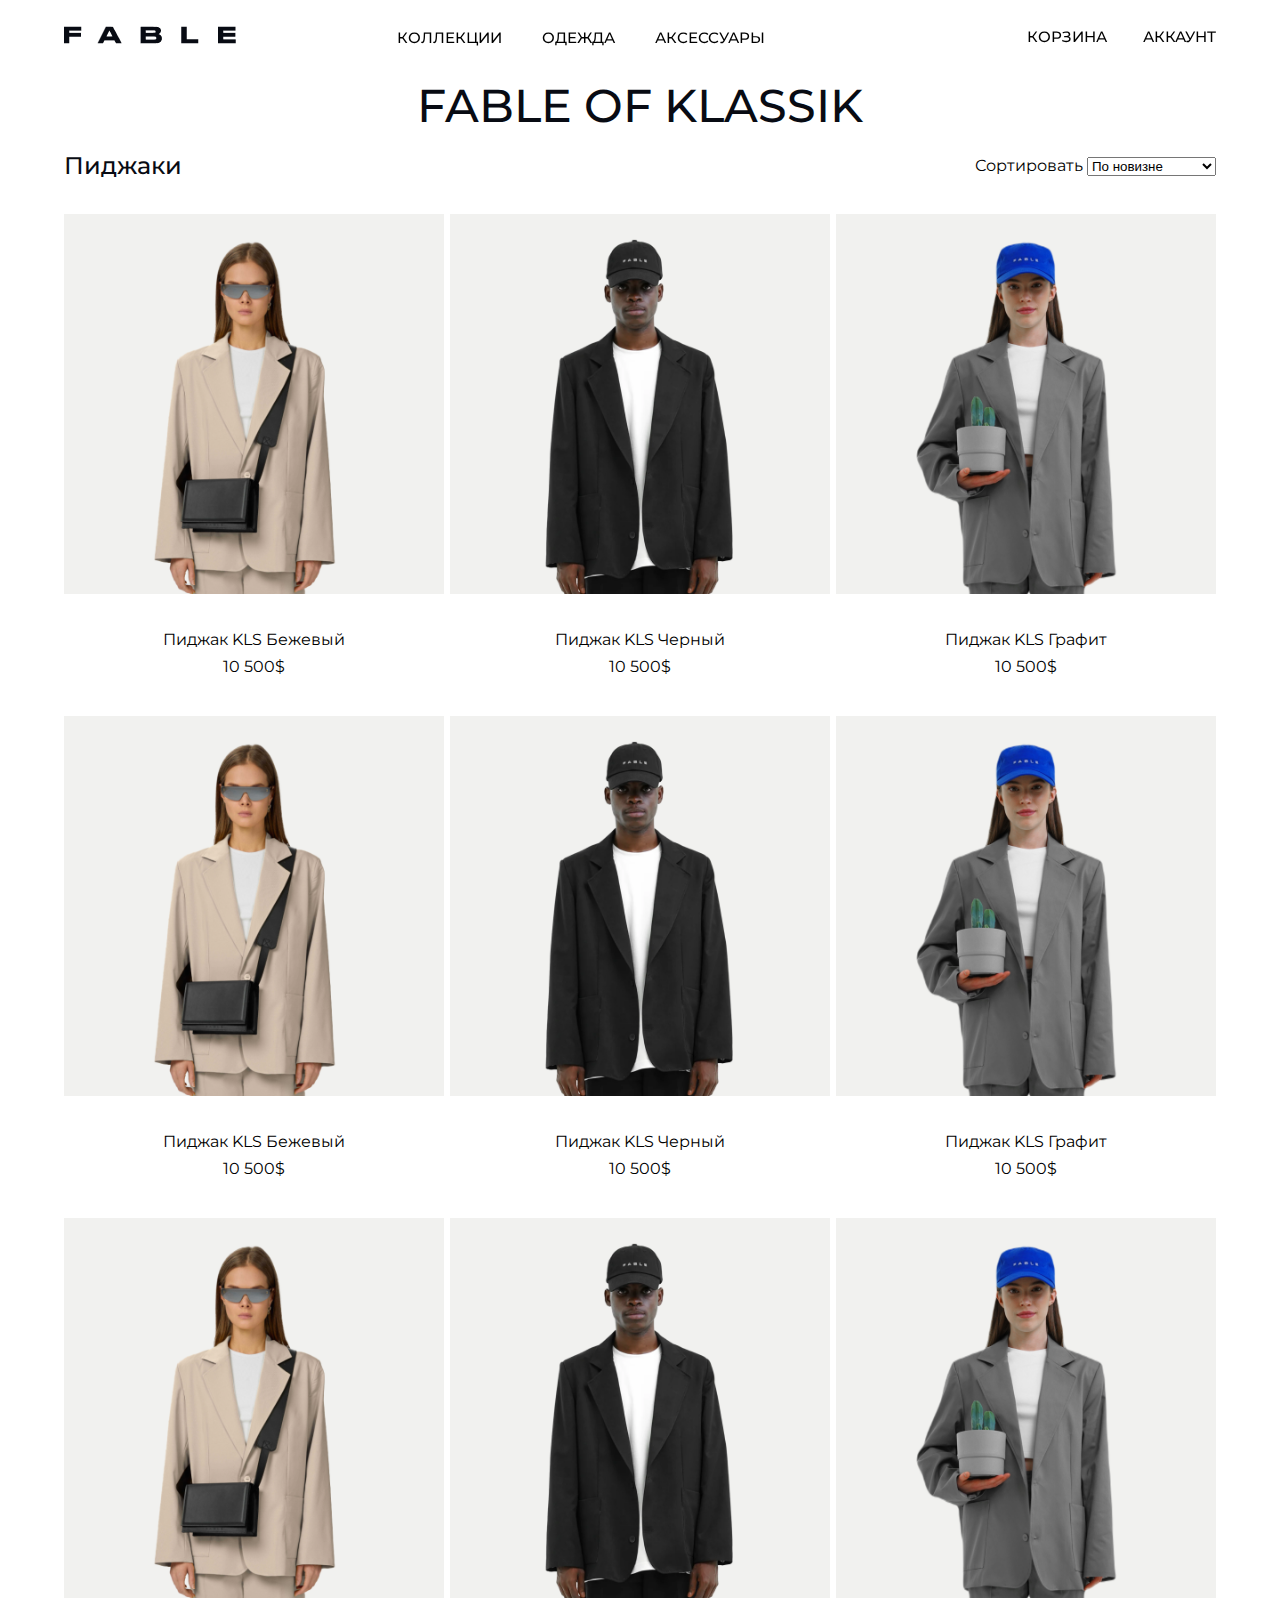
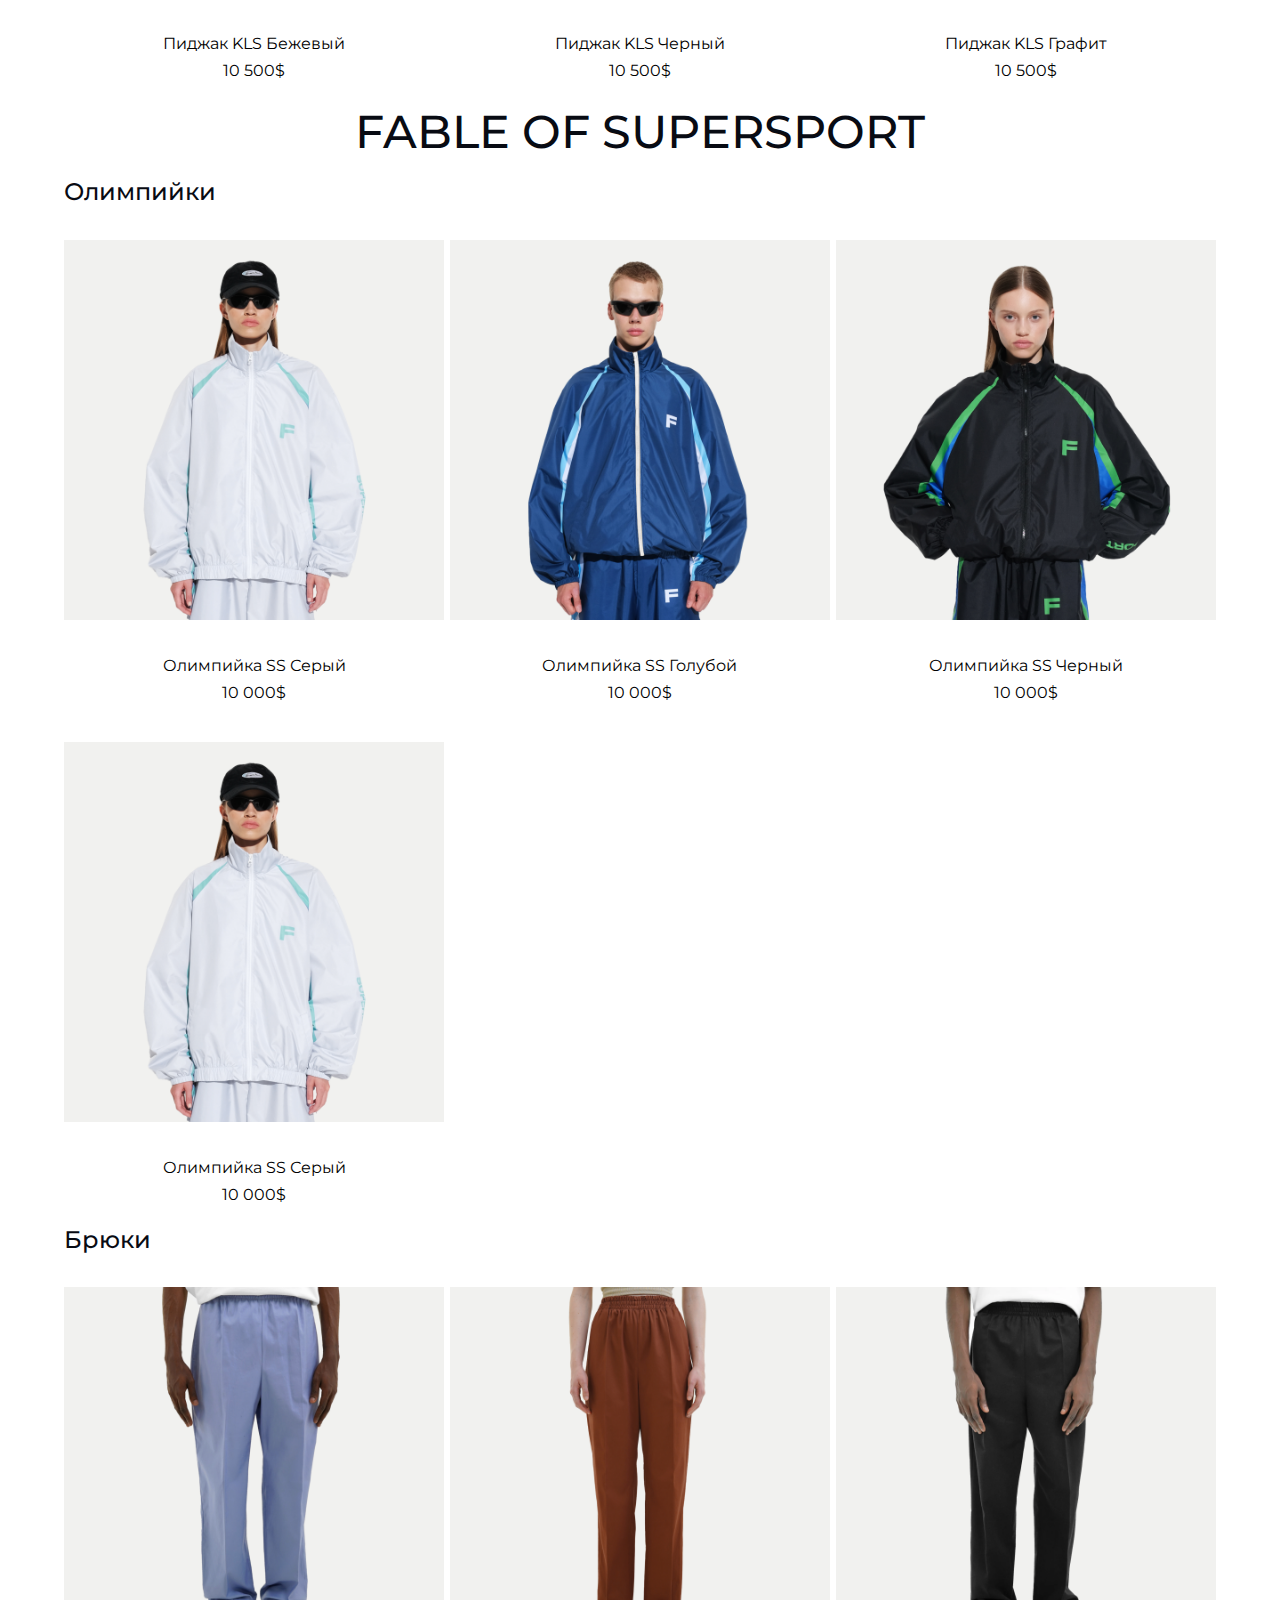
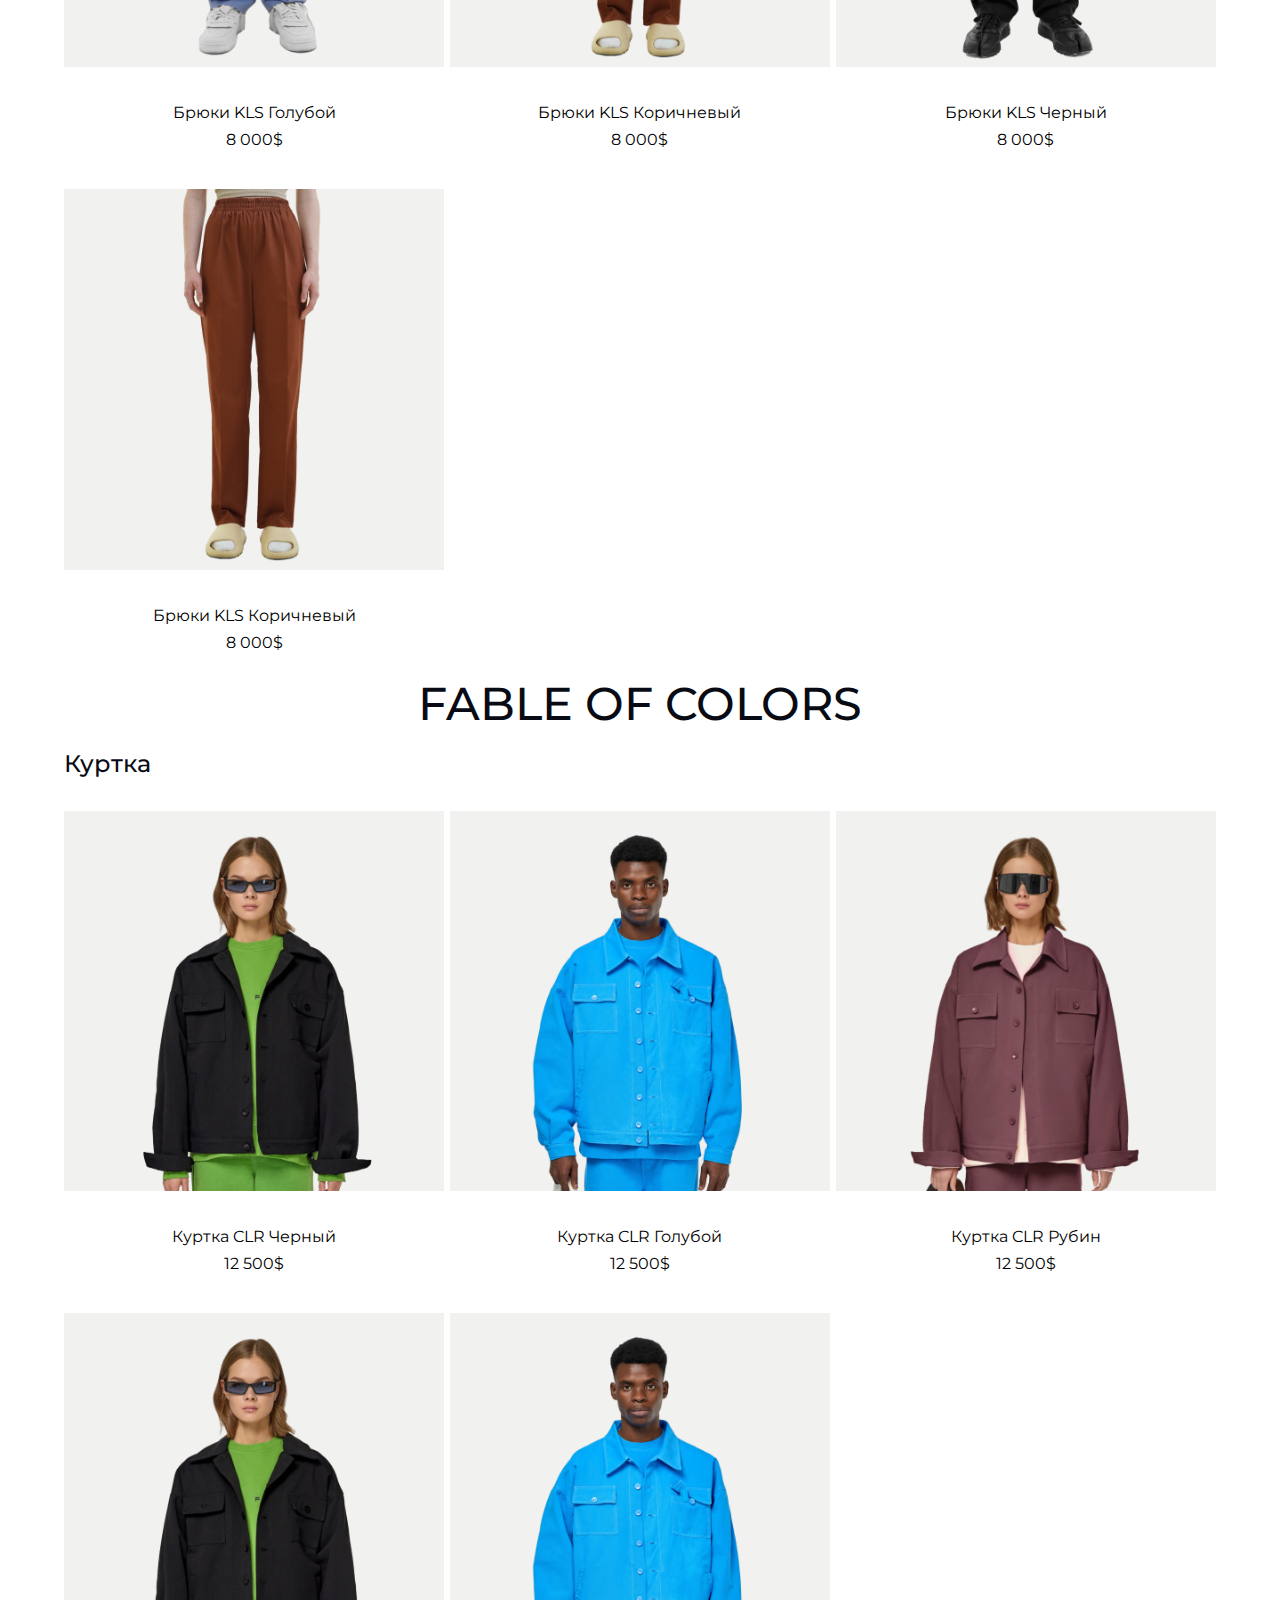
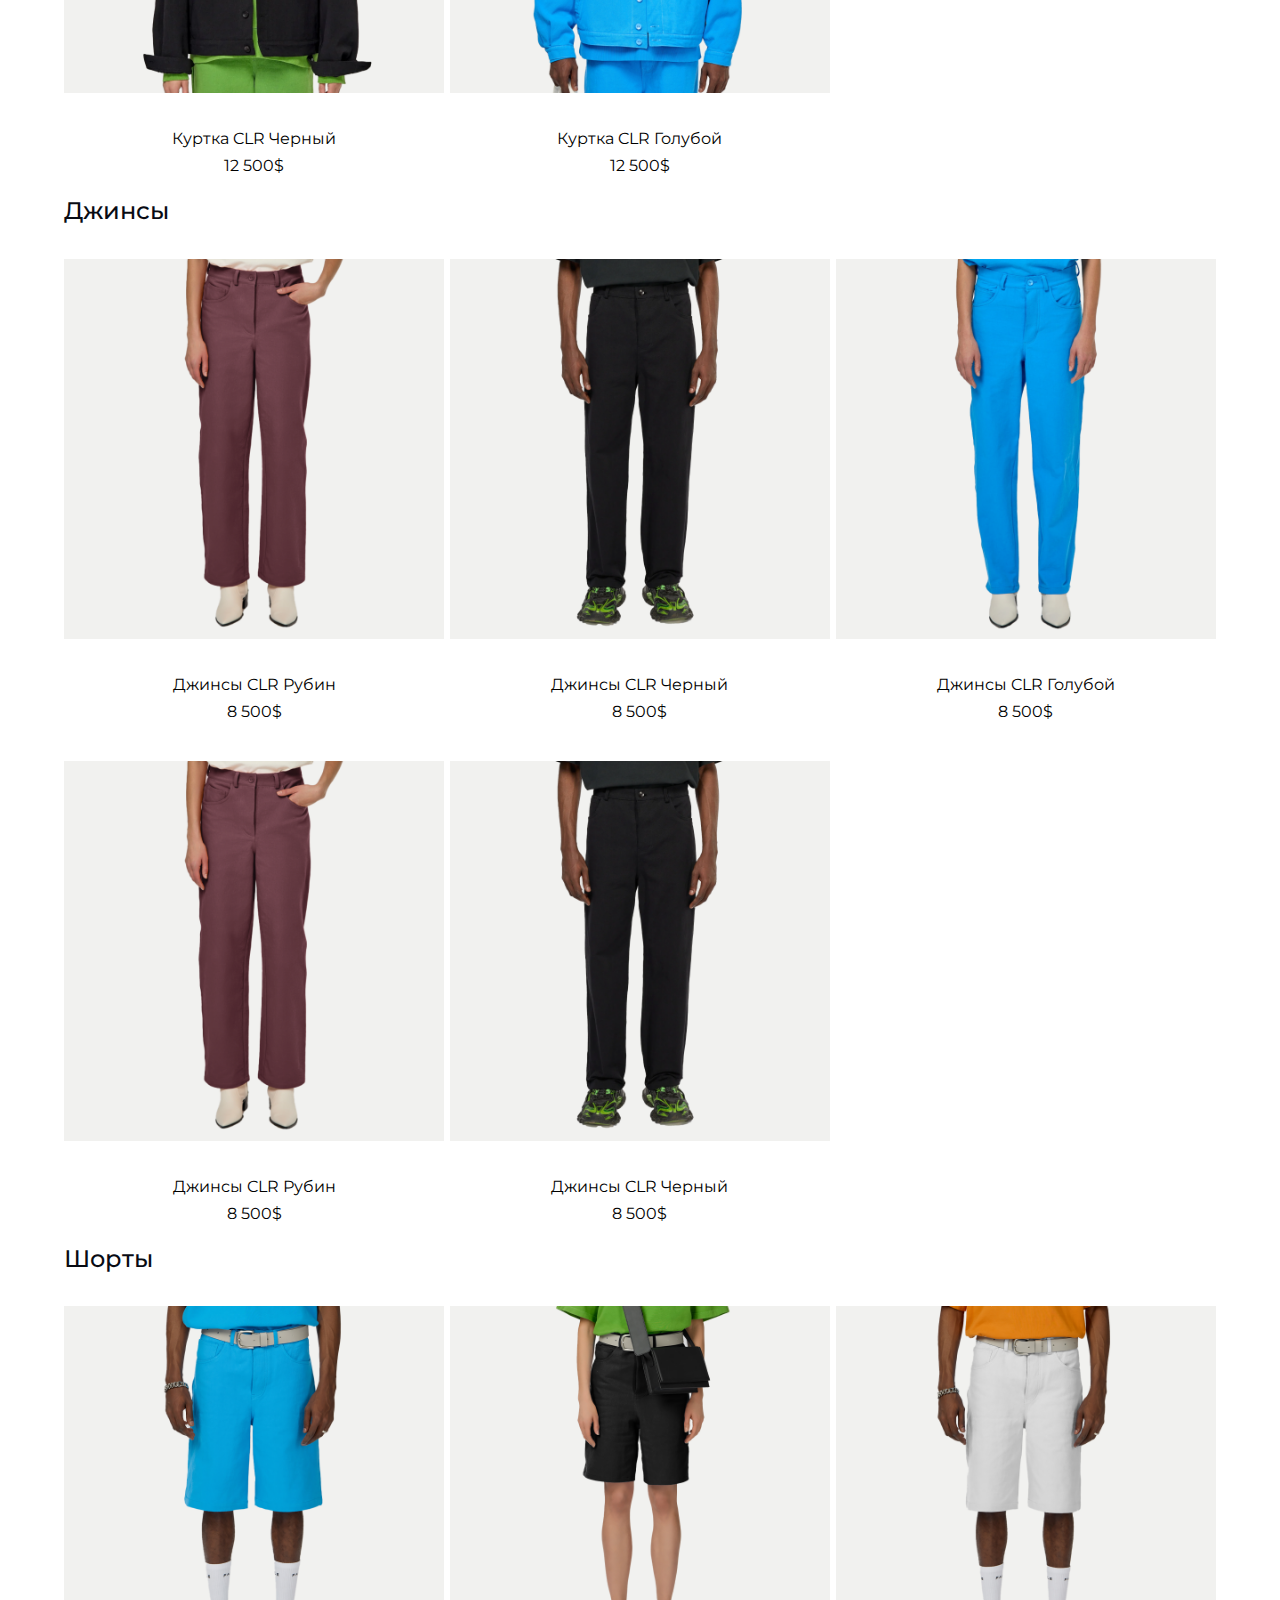
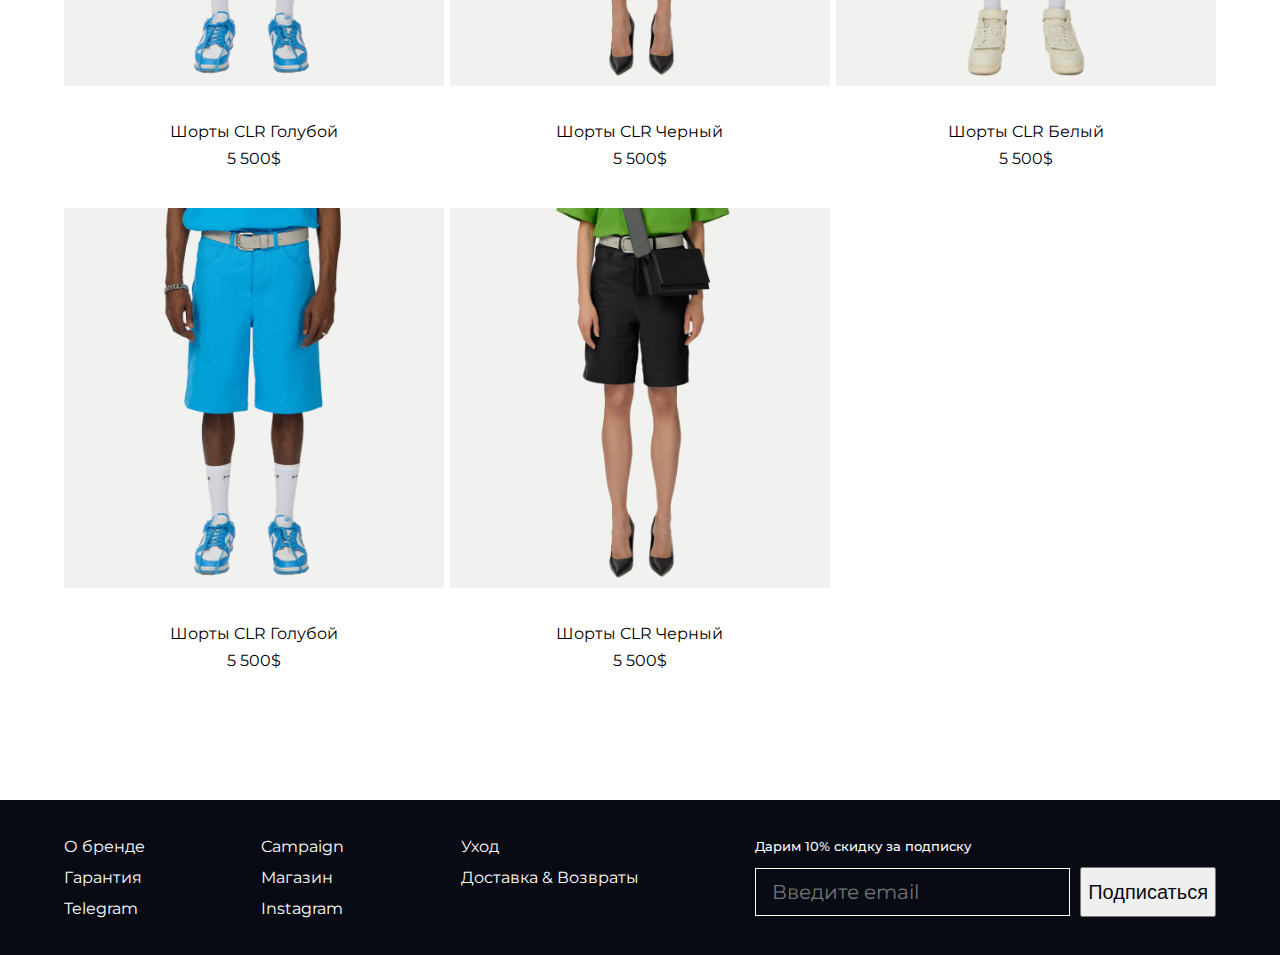
<file: pages/collection.html>
<!DOCTYPE html>
<html lang="ru">
<head>
    <meta charset="UTF-8">
    <meta http-equiv="X-UA-Compatible" content="IE=edge">
    <meta name="viewport" content="width=device-width, initial-scale=1.0">
    <link rel="preconnect" href="https://fonts.googleapis.com">
    <link rel="preconnect" href="https://fonts.gstatic.com" crossorigin>
    <link href="https://fonts.googleapis.com/css2?family=Montserrat&display=swap" rel="stylesheet">
    <link rel="stylesheet" href="../css/index.css">
    <link rel="stylesheet" href="../css/collection.css">
    <title>Shop</title>
</head>
<body>
    <header class="header">
        <nav>
            <div class="burger__menu-button">
                <span></span>
                <span></span>
                <span></span>
            </div>
            <div class="side__navigation">
                <a href="./collection.html" class="navigation__link">Коллекции</a>
                <a href="./collection.html"" class="navigation__link">Одежда</a>
                <a href="./collection.html"" class="navigation__link">Аксессуары</a>
                <a href="./card.html" class="navigation__link">Корзина
                    <div class="card__status">
                        (<span class="item__number">0</span>)
                    </div>
                </a>
                <div class="navigation__link navigation__account">Аккаунт</div>
            </div>
            <div class="container">
                
                <div class="navigation">
                    
                    <div class="logo">
                        <a href="../index.html"><img src="../img/Logo.png" alt=""></a>
                    </div>
                    <div class="burger__menu">
                        <div class="categorie">
                            <a href="./collection.html" class="navigation__link">Коллекции</a>
                            <a href="./collection.html"" class="navigation__link">Одежда</a>
                            <a href="./collection.html"" class="navigation__link">Аксессуары</a>
                            <div class="categorie__dropdown">
                                <div class="collection">
                                    <h2>Коллекции</h2>
                                    <a href="#" class="dropdown__item">KLASSIK</a>
                                    <a href="#" class="dropdown__item">COLLABORATIONS  </a>
                                    <a href="#" class="dropdown__item">COLORS</a>
                                    <a href="#" class="dropdown__item">NEAVEN</a>
                                    <a href="#" class="dropdown__item">SUPERSPORT</a>
                                </div>
                                <div class="cloth">
                                    <h2>Одежда</h2>
                                    <a href="#" class="dropdown__item">KLASSIK</a>
                                    <a href="#" class="dropdown__item">БРЮКИ</a>
                                    <a href="#" class="dropdown__item">ДЖИНСЫ</a>
                                    <a href="#" class="dropdown__item">ЖИЛЕТКИ</a>
                                    <a href="#" class="dropdown__item">КУРТКИ</a>
                                    <a href="#" class="dropdown__item">ОЛИМПИЙКИ</a>
                                    <a href="#" class="dropdown__item">ПИДЖАКИ</a>
                                    <a href="#" class="dropdown__item">РУБАШКИ</a>
                                    <a href="#" class="dropdown__item">СВИТШОТЫ</a>
                                    <a href="#" class="dropdown__item">ФУТБОЛКИ</a>
                                    <a href="#" class="dropdown__item">ШОРТЫ</a>
                                </div>
                                <div class="accessories">
                                    <h2>Аксессуары</h2>
                                    <a href="#" class="dropdown__item">СУМКИ</a>
                                    <a href="#" class="dropdown__item">НОСКИ</a>
                                    <a href="#" class="dropdown__item">ПАНАМЫ</a>
                                    <a href="#" class="dropdown__item">ШАПКИ</a>
                                </div>
                            </div>
                        </div>
                        <div class="user">
                            <a href="./card.html" class="navigation__link">Корзина
                                <div class="card__status">
                                    (<span class="item__number">0</span>)
                                </div>
                            </a>
                            <div class="navigation__link navigation__account">Аккаунт</div>
                        </div>
                    </div>
                </div>
            </div>
        </nav>
    </header>
    <main class="main">
        <section class="klassik">
            <div class="container">
                <div class="section__title">FABLE OF KLASSIK</div>
                <div class="section__content">
                    <div class="section__subtitle">
                        <div class="subtitle">Пиджаки</div>
                        <div class="sort">
                            Сортировать
                            <select name="" id="">
                                <option value="new">По новизне</option>
                                <option value="date">По дате</option>
                                <option value="popular">По популярности</option>
                            </select>
                        </div>
                    </div>
                    <div class="section__items">
                        <div class="section__item">
                            <div class="item__img">
                                <img src="../img/Jacket_Beige.png" alt="">
                            </div>
                            <div class="item__name">Пиджак KLS Бежевый</div>
                            <div class="item__cost">10 500$</div>
                        </div>
                        <div class="section__item">
                            <div class="item__img">
                                <img src="../img/Jacket_Black.png" alt="">
                            </div>
                            <div class="item__name">Пиджак KLS Черный</div>
                            <div class="item__cost">10 500$</div>
                        </div>
                        <div class="section__item">
                            <div class="item__img">
                                <img src="../img/Jacket_Graphite.png" alt="">
                            </div>
                            <div class="item__name">Пиджак KLS Графит</div>
                            <div class="item__cost">10 500$</div>
                        </div>
                        <div class="section__item">
                            <div class="item__img">
                                <img src="../img/Jacket_Beige.png" alt="">
                            </div>
                            <div class="item__name">Пиджак KLS Бежевый</div>
                            <div class="item__cost">10 500$</div>
                        </div>
                        <div class="section__item">
                            <div class="item__img">
                                <img src="../img/Jacket_Black.png" alt="">
                            </div>
                            <div class="item__name">Пиджак KLS Черный</div>
                            <div class="item__cost">10 500$</div>
                        </div>
                        <div class="section__item">
                            <div class="item__img">
                                <img src="../img/Jacket_Graphite.png" alt="">
                            </div>
                            <div class="item__name">Пиджак KLS Графит</div>
                            <div class="item__cost">10 500$</div>
                        </div>
                        <div class="section__item">
                            <div class="item__img">
                                <img src="../img/Jacket_Beige.png" alt="">
                            </div>
                            <div class="item__name">Пиджак KLS Бежевый</div>
                            <div class="item__cost">10 500$</div>
                        </div>
                        <div class="section__item">
                            <div class="item__img">
                                <img src="../img/Jacket_Black.png" alt="">
                            </div>
                            <div class="item__name">Пиджак KLS Черный</div>
                            <div class="item__cost">10 500$</div>
                        </div>
                        <div class="section__item">
                            <div class="item__img">
                                <img src="../img/Jacket_Graphite.png" alt="">
                            </div>
                            <div class="item__name">Пиджак KLS Графит</div>
                            <div class="item__cost">10 500$</div>
                        </div>
                    </div>
                </div>
                <!-- <div class="section__content">
                    <div class="section__subtitle">
                        <div class="subtitle">Брюки</div>
                    </div>
                    <div class="section__items">
                        <div class="section__item">
                            <div class="item__img">
                                <img src="../img/Trousers_blue.png" alt="">
                            </div>
                            <div class="item__name">Брюки KLS Голубой</div>
                            <div class="item__cost">6 500$</div>
                        </div>
                        <div class="section__item">
                            <div class="item__img">
                                <img src="../img/Trousers_brown.png" alt="">
                            </div>
                            <div class="item__name">Брюки KLS Коричневый</div>
                            <div class="item__cost">6 500$</div>
                        </div>
                        <div class="section__item">
                            <div class="item__img">
                                <img src="../img/Trousers_black.png" alt="">
                            </div>
                            <div class="item__name">Брюки KLS Черный</div>
                            <div class="item__cost">6 500$</div>
                        </div>
                        <div class="section__item">
                            <div class="item__img">
                                <img src="../img/Trousers_brown.png" alt="">
                            </div>
                            <div class="item__name">Брюки KLS Коричневый</div>
                            <div class="item__cost">6 500$</div>
                        </div>
                        <div class="section__item">
                            <div class="item__img">
                                <img src="../img/Trousers_black.png" alt="">
                            </div>
                            <div class="item__name">Брюки KLS Черный</div>
                            <div class="item__cost">6 500$</div>
                        </div>
                    </div>
                </div>
                <div class="section__content">
                    <div class="section__subtitle">
                        <div class="subtitle">Рубашки</div>
                    </div>
                    <div class="section__items">
                        <div class="section__item">
                            <div class="item__img">
                                <img src="../img/Shirt_white.png" alt="">
                            </div>
                            <div class="item__name">Рубашка KLS Белый</div>
                            <div class="item__cost">7 500$</div>
                        </div>
                    </div>
                </div>
                <div class="section__content">
                    <div class="section__subtitle">
                        <div class="subtitle">Шорты</div>
                    </div>
                    <div class="section__items">
                        <div class="section__item">
                            <div class="item__img">
                                <img src="../img/Short_brown.png" alt="">
                            </div>
                            <div class="item__name">Шорты KLS Коричневый</div>
                            <div class="item__cost">4 500$</div>
                        </div>
                        <div class="section__item">
                            <div class="item__img">
                                <img src="../img/Short_graphite.png" alt="">
                            </div>
                            <div class="item__name">Шорты KLS Графит</div>
                            <div class="item__cost">4 500$</div>
                        </div>
                        <div class="section__item">
                            <div class="item__img">
                                <img src="../img/Short_black.png" alt="">
                            </div>
                            <div class="item__name">Шорты KLS Черный</div>
                            <div class="item__cost">4 500$</div>
                        </div>
                        <div class="section__item">
                            <div class="item__img">
                                <img src="../img/Short_graphite.png" alt="">
                            </div>
                            <div class="item__name">Шорты KLS Коричневый</div>
                            <div class="item__cost">4 500$</div>
                        </div>
                        <div class="section__item">
                            <div class="item__img">
                                <img src="../img/Short_brown.png" alt="">
                            </div>
                            <div class="item__name">Шорты KLS Графит</div>
                            <div class="item__cost">4 500$</div>
                        </div>
                    </div>
                </div> -->
            </div>
        </section>

        <section class="supersport">
            <div class="container">
                <div class="section__title">FABLE OF SUPERSPORT</div>
                <div class="section__content">
                    <div class="section__subtitle">
                        <div class="subtitle">Олимпийки</div>
                    </div>
                    <div class="section__items">
                        <div class="section__item">
                            <div class="item__img">
                                <img src="../img/Olympians_grey.png" alt="">
                            </div>
                            <div class="item__name">Олимпийка SS Серый</div>
                            <div class="item__cost">10 000$</div>
                        </div>
                        <div class="section__item">
                            <div class="item__img">
                                <img src="../img/Olympians_blue.png" alt="">
                            </div>
                            <div class="item__name">Олимпийка SS Голубой</div>
                            <div class="item__cost">10 000$</div>
                        </div>
                        <div class="section__item">
                            <div class="item__img">
                                <img src="../img/Olympians_black.png" alt="">
                            </div>
                            <div class="item__name">Олимпийка SS Черный</div>
                            <div class="item__cost">10 000$</div>
                        </div>
                        <div class="section__item">
                            <div class="item__img">
                                <img src="../img/Olympians_grey.png" alt="">
                            </div>
                            <div class="item__name">Олимпийка SS Серый</div>
                            <div class="item__cost">10 000$</div>
                        </div>
                    </div>
                </div>
                <div class="section__content">
                    <div class="section__subtitle">
                        <div class="subtitle">Брюки</div>
                    </div>
                    <div class="section__items">
                        <div class="section__item">
                            <div class="item__img">
                                <img src="../img/Trousers_blue.png" alt="">
                            </div>
                            <div class="item__name">Брюки KLS Голубой</div>
                            <div class="item__cost">8 000$</div>
                        </div>
                        <div class="section__item">
                            <div class="item__img">
                                <img src="../img/Trousers_brown.png" alt="">
                            </div>
                            <div class="item__name">Брюки KLS Коричневый</div>
                            <div class="item__cost">8 000$</div>
                        </div>
                        <div class="section__item">
                            <div class="item__img">
                                <img src="../img/Trousers_black.png" alt="">
                            </div>
                            <div class="item__name">Брюки KLS Черный</div>
                            <div class="item__cost">8 000$</div>
                        </div>
                        <div class="section__item">
                            <div class="item__img">
                                <img src="../img/Trousers_brown.png" alt="">
                            </div>
                            <div class="item__name">Брюки KLS Коричневый</div>
                            <div class="item__cost">8 000$</div>
                        </div>
                    </div>
                </div>
            </div>
        </section>
        <section class="colors">
            <div class="container">
                <div class="section__title">FABLE OF COLORS</div>
                <div class="section__content">
                    <div class="section__subtitle">
                        <div class="subtitle">Куртка</div>
                    </div>
                    <div class="section__items">
                        <div class="section__item">
                            <div class="item__img">
                                <img src="../img/Colors_jacket_black.png" alt="">
                            </div>
                            <div class="item__name">Куртка CLR Черный</div>
                            <div class="item__cost">12 500$</div>
                        </div>
                        <div class="section__item">
                            <div class="item__img">
                                <img src="../img/Colors_jacket_blue.png" alt="">
                            </div>
                            <div class="item__name">Куртка CLR Голубой</div>
                            <div class="item__cost">12 500$</div>
                        </div>
                        <div class="section__item">
                            <div class="item__img">
                                <img src="../img/Colors_jacket_ruby.png" alt="">
                            </div>
                            <div class="item__name">Куртка CLR Рубин</div>
                            <div class="item__cost">12 500$</div>
                        </div>
                        <div class="section__item">
                            <div class="item__img">
                                <img src="../img/Colors_jacket_black.png" alt="">
                            </div>
                            <div class="item__name">Куртка CLR Черный</div>
                            <div class="item__cost">12 500$</div>
                        </div>
                        <div class="section__item">
                            <div class="item__img">
                                <img src="../img/Colors_jacket_blue.png" alt="">
                            </div>
                            <div class="item__name">Куртка CLR Голубой</div>
                            <div class="item__cost">12 500$</div>
                        </div>
                    </div>
                </div>
                <div class="section__content">
                    <div class="section__subtitle">
                        <div class="subtitle">Джинсы</div>
                    </div>
                    <div class="section__items">
                        <div class="section__item">
                            <div class="item__img">
                                <img src="../img/Jeans_ruby.png" alt="">
                            </div>
                            <div class="item__name">Джинсы CLR Рубин</div>
                            <div class="item__cost">8 500$</div>
                        </div>
                        <div class="section__item">
                            <div class="item__img">
                                <img src="../img/Jeans_black.png" alt="">
                            </div>
                            <div class="item__name">Джинсы CLR Черный</div>
                            <div class="item__cost">8 500$</div>
                        </div>
                        <div class="section__item">
                            <div class="item__img">
                                <img src="../img/Jeans_blue.png" alt="">
                            </div>
                            <div class="item__name">Джинсы CLR Голубой</div>
                            <div class="item__cost">8 500$</div>
                        </div>
                        <div class="section__item">
                            <div class="item__img">
                                <img src="../img/Jeans_ruby.png" alt="">
                            </div>
                            <div class="item__name">Джинсы CLR Рубин</div>
                            <div class="item__cost">8 500$</div>
                        </div>
                        <div class="section__item">
                            <div class="item__img">
                                <img src="../img/Jeans_black.png" alt="">
                            </div>
                            <div class="item__name">Джинсы CLR Черный</div>
                            <div class="item__cost">8 500$</div>
                        </div>
                    </div>
                </div>
                <div class="section__content">
                    <div class="section__subtitle">
                        <div class="subtitle">Шорты</div>
                    </div>
                    <div class="section__items">
                        <div class="section__item">
                            <div class="item__img">
                                <img src="../img/Colors_shirt_blue.png" alt="">
                            </div>
                            <div class="item__name">Шорты CLR Голубой</div>
                            <div class="item__cost">5 500$</div>
                        </div>
                        <div class="section__item">
                            <div class="item__img">
                                <img src="../img/Colors_shirt_black.png" alt="">
                            </div>
                            <div class="item__name">Шорты CLR Черный</div>
                            <div class="item__cost">5 500$</div>
                        </div>
                        <div class="section__item">
                            <div class="item__img">
                                <img src="../img/Colors_shirt_white.png" alt="">
                            </div>
                            <div class="item__name">Шорты CLR Белый</div>
                            <div class="item__cost">5 500$</div>
                        </div>
                        <div class="section__item">
                            <div class="item__img">
                                <img src="../img/Colors_shirt_blue.png" alt="">
                            </div>
                            <div class="item__name">Шорты CLR Голубой</div>
                            <div class="item__cost">5 500$</div>
                        </div>
                        <div class="section__item">
                            <div class="item__img">
                                <img src="../img/Colors_shirt_black.png" alt="">
                            </div>
                            <div class="item__name">Шорты CLR Черный</div>
                            <div class="item__cost">5 500$</div>
                        </div>
                    </div>
                </div>
            </div>
        </section>
    </main>
    <footer class="footer">
        <div class="container">
            <div class="customer">
                <div class="for__customer">
                    <a href="#" class="footer__item">О бренде</a>
                    <a href="#" class="footer__item">Campaign</a>
                    <a href="#" class="footer__item">Уход</a>
                    <a href="#" class="footer__item">Гарантия</a>
                    <a href="#" class="footer__item">Магазин</a>
                    <a href="#" class="footer__item">Доставка & Возвраты</a>
                    <a href="#" class="footer__item">Telegram</a>
                    <a href="#" class="footer__item">Instagram</a>
                </div>
                <div class="subscribe">
                    <label for="email">Дарим 10% скидку за подписку</label>
                    <div class="subscribe__form">
                        <input type="email" name="email" placeholder="Введите email">
                        <button>Подписаться</button>
                    </div>
                    
                </div>
            </div>
        </div>
    </footer>
    <script src="../js/collection.js"></script>
    <script src="../js/index.js"></script>
</body>
</html>
</file>
<file: css/index.css>
* {
  margin: 0;
  padding: 0;
  box-sizing: border-box;
  outline: none;
  color: black;
  text-decoration: none;
}

body {
  max-width: 1440px;
  margin: 0 auto;
  font-family: "Montserrat", sans-serif;
  position: relative;
}

input {
  font-family: "Montserrat", sans-serif;
}

.container {
  width: 90%;
  margin: 0 5%;
}

.header {
  max-width: 1440px;
  width: 100%;
  margin: 0 auto;
  position: fixed;
  background-color: #ffffff;
  z-index: 2;
}

nav {
  position: relative;
}

.side__navigation {
  position: absolute;
  top: 74px;
  width: 0%;
  overflow: hidden;
  white-space: nowrap;
  transition: all 0.5s ease-in-out;
  text-align: center;
  background-color: #fff;
  height: 100vh;
}

.navigation {
  width: 100%;
  height: 74px;
  display: flex;
  justify-content: flex-start;
  align-items: center;
}
.navigation__link {
  font-style: normal;
  font-weight: 500;
  font-size: 15px;
  line-height: 120%;
  text-transform: uppercase;
}
.navigation .card__status {
  display: none;
}
.navigation__account {
  cursor: pointer;
}

.navigation__link:not(:last-child) {
  margin-right: 36px;
}

.burger__menu-button {
  position: absolute;
  cursor: pointer;
  left: 5%;
  top: 20px;
  display: none;
  z-index: 2;
}
.burger__menu-button span {
  display: block;
  height: 4px;
  width: 30px;
  background-color: #080B13;
  transition: all 0.3s ease-in-out;
}
.burger__menu-button span:not(:last-child) {
  margin-bottom: 7px;
}
.burger__menu-button .burger__firstline {
  transform: rotate(45deg);
  transform-origin: 0;
  transition: all 0.3s ease-in-out;
}
.burger__menu-button .burger__secondline {
  opacity: 0;
}
.burger__menu-button .burger__thirdline {
  transform: rotate(-45deg);
  transform-origin: 0;
  transition: all 0.3s ease-in-out;
}

.burger__menu {
  position: absolute;
  left: 31%;
  display: flex;
  justify-content: space-between;
  align-items: center;
  width: 69%;
  transition: all 0s;
  padding-right: 5%;
}

.categorie {
  padding: 28px 0;
}

.categorie:hover .categorie__dropdown {
  display: flex;
}

.categorie__dropdown {
  position: absolute;
  top: 74px;
  left: -50%;
  width: -webkit-fill-available;
  display: none;
  justify-content: center;
  gap: 20px;
  padding-bottom: 50px;
  background-color: #ffffff;
}
.categorie__dropdown div {
  width: 204px;
}
.categorie__dropdown div h2 {
  font-style: normal;
  font-weight: 400;
  font-size: 13px;
  line-height: 120%;
  color: #707070;
  margin-bottom: 56px;
}

.dropdown__item {
  display: block;
  font-style: normal;
  font-weight: 400;
  font-size: 20px;
  line-height: 130%;
  color: #080B13;
  margin-bottom: 12px;
}

.user {
  display: flex;
}

.main {
  padding-top: 74px;
}

.main__page {
  height: calc(100vh - 74px);
  background-image: url(../img/Main_background.png);
  background-position: center bottom;
  background-repeat: no-repeat;
  background-size: auto;
}

.title {
  text-align: center;
  padding-top: 60px;
}
.title__content {
  margin-top: 24px;
  font-style: normal;
  font-weight: 400;
  font-size: 24px;
  line-height: 135%;
  text-align: center;
  color: rgba(60, 55, 55, 0.8);
}

.footer {
  max-width: 1440px;
  width: 100%;
  height: 155px;
  background-color: #080B13;
  color: #ffffff;
}

.customer {
  width: 100%;
  height: 155px;
  display: flex;
  justify-content: space-between;
  align-items: center;
}

.for__customer {
  width: 60%;
  display: grid;
  grid-template-columns: auto auto auto;
  row-gap: 12px;
}

.footer__item {
  color: #ffffff;
}

.subscribe {
  width: 40%;
}
.subscribe label {
  color: #ffffff;
  display: block;
  font-style: normal;
  font-weight: 500;
  font-size: 13px;
  line-height: 120%;
  color: #FFFFFF;
}
.subscribe input {
  max-width: 315px;
  width: 100%;
  height: 48px;
  padding: 12px 16px;
  background-color: #080B13;
  color: white;
  border: 1px solid #FFFFFF;
  font-style: normal;
  font-weight: 400;
  font-size: 20px;
  line-height: 130%;
  color: #FFFFFF;
}
.subscribe placeholder {
  font-style: normal;
  font-weight: 400;
  font-size: 20px;
  line-height: 130%;
  color: #FFFFFF;
  opacity: 0.5;
}
.subscribe button {
  width: 168px;
  height: 50px;
  font-style: normal;
  font-weight: 400;
  font-size: 20px;
  line-height: 130%;
  text-align: center;
  color: #080B13;
}
.subscribe__form {
  margin-top: 12px;
  display: flex;
  align-items: center;
  gap: 10px;
}

@media screen and (max-width: 1250px) {
  .for__customer {
    width: 50%;
    grid-template-columns: auto auto;
  }
  .subscribe {
    width: 50%;
  }
}
@media screen and (max-width: 1100px) and (orientation: portrait) {
  .navigation__link:not(:last-child) {
    margin-right: 24px;
  }
}
@media screen and (min-width: 993px) and (orientation: portrait) {
  .side__navigation {
    transition: all 0s;
  }
}
@media screen and (max-width: 992px) {
  .navigation {
    justify-content: center;
  }
  .burger__menu {
    display: none;
  }
  .navigation__link {
    width: 100%;
    display: block;
    padding: 10px;
  }
  .navigation__link:hover {
    background-color: #080B13;
    color: #ffffff;
  }
  .navigation__link:hover .card__status {
    color: #ffffff;
  }
  .navigation__link:hover .card__status .item__number {
    color: #ffffff;
  }
  .navigation__link:not(:last-child) {
    margin-bottom: 20px;
    margin-right: 0;
  }
  .burger__menu-active {
    width: 30%;
    visibility: visible;
    transition: width 0.5s ease-in-out, visibility 0.5s;
  }
  .burger__menu-button {
    display: block;
  }
}
@media screen and (max-width: 860px) {
  .footer {
    height: 200px;
  }
  .footer .customer {
    flex-direction: column;
    padding: 15px 0;
    height: 200px;
  }
  .footer .customer .for__customer {
    grid-template-columns: auto auto auto auto;
    width: 100%;
  }
  .footer .customer .subscribe {
    text-align: center;
    width: 100%;
  }
  .footer .customer .subscribe .subscribe__form {
    justify-content: center;
  }
}
@media screen and (max-height: 670px) and (orientation: landscape) {
  .main__page {
    background-position: center bottom;
    background-size: contain;
  }
}
@media screen and (max-height: 670px) and (orientation: portrait) {
  .main__page {
    background-position: center bottom;
    background-size: 200%;
  }
}
@media screen and (max-width: 600px) and (orientation: portrait) {
  .burger__menu-active {
    width: 100%;
    transition: width 0.5s ease-in-out;
    text-align: center;
  }
}
@media screen and (max-width: 550px) {
  .footer {
    height: 250px;
  }
  .footer .customer {
    flex-direction: column;
    padding: 15px 0;
    height: 250px;
  }
  .footer .customer .for__customer {
    grid-template-columns: auto auto;
    width: 100%;
  }
  .footer .customer .subscribe {
    text-align: center;
    width: 100%;
  }
  .footer .customer .subscribe .subscribe__form {
    justify-content: center;
  }
}
@media screen and (max-width: 430px) {
  .footer .customer {
    flex-direction: column;
    padding: 15px 0;
  }
  .footer .customer .for__customer {
    grid-template-columns: auto auto;
    width: 100%;
    -moz-column-gap: 20px;
         column-gap: 20px;
  }
  .footer .customer .subscribe {
    text-align: center;
    width: 100%;
  }
  .footer .customer .subscribe .subscribe__form {
    justify-content: center;
  }
  .footer .customer .subscribe input, .footer .customer .subscribe placeholder, .footer .customer .subscribe button {
    font-size: 16px;
  }
}
@media screen and (max-width: 374px) and (orientation: portrait) {
  .title img {
    width: 100%;
  }
  .title__content {
    font-size: 7vw;
  }
}
@media screen and (max-height: 374px) {
  .navigation__link:not(:last-child) {
    margin-bottom: 4px;
  }
}
@media screen and (max-width: 308px) {
  .footer {
    height: 270px;
  }
  .footer .customer {
    height: 270px;
  }
}
@media screen and (max-height: 320px) {
  .main__page {
    height: calc(100vh - 44px);
    background-size: 90%;
  }
  .title {
    display: none;
  }
  .title__content {
    font-size: 7vh;
  }
}/*# sourceMappingURL=index.css.map */
</file>
<file: css/collection.css>
.main {
  margin-bottom: 110px;
  max-width: 1440px;
  width: 100%;
}

.section__title {
  font-style: normal;
  font-weight: 500;
  font-size: 46px;
  line-height: 140%;
  color: #080B13;
  text-align: center;
  margin-bottom: 12px;
}

.section__subtitle {
  display: flex;
  justify-content: space-between;
  align-items: center;
  margin-bottom: 12px;
}
.section__subtitle .subtitle {
  font-style: normal;
  font-weight: 500;
  font-size: 24px;
  line-height: 130%;
  color: #080B13;
}

.section__items {
  display: grid;
  grid-template-columns: repeat(3, 33%);
  -moz-column-gap: 0.5%;
       column-gap: 0.5%;
}
.section__items .section__item {
  margin: 20px 0;
  max-width: 427px;
  width: 100%;
  cursor: pointer;
}
.section__items .section__item .item__img {
  width: 100%;
}
.section__items .section__item .item__img img {
  width: 100%;
}
.section__items .section__item .item__name {
  text-align: center;
  margin-top: 32px;
}
.section__items .section__item .item__cost {
  text-align: center;
  margin-top: 8px;
}

@media screen and (max-width: 700px) {
  .section__items {
    grid-template-columns: repeat(2, 49%);
    -moz-column-gap: 2%;
         column-gap: 2%;
  }
}
@media screen and (max-width: 500px) {
  .section__title {
    font-size: 8vw;
  }
}
@media screen and (max-width: 450px) {
  .section__subtitle {
    flex-direction: column;
    gap: 10px;
  }
}
@media screen and (max-width: 430px) {
  .section__items {
    grid-template-columns: repeat(1, 100%);
    -moz-column-gap: 0%;
         column-gap: 0%;
  }
}/*# sourceMappingURL=collection.css.map */
</file>
